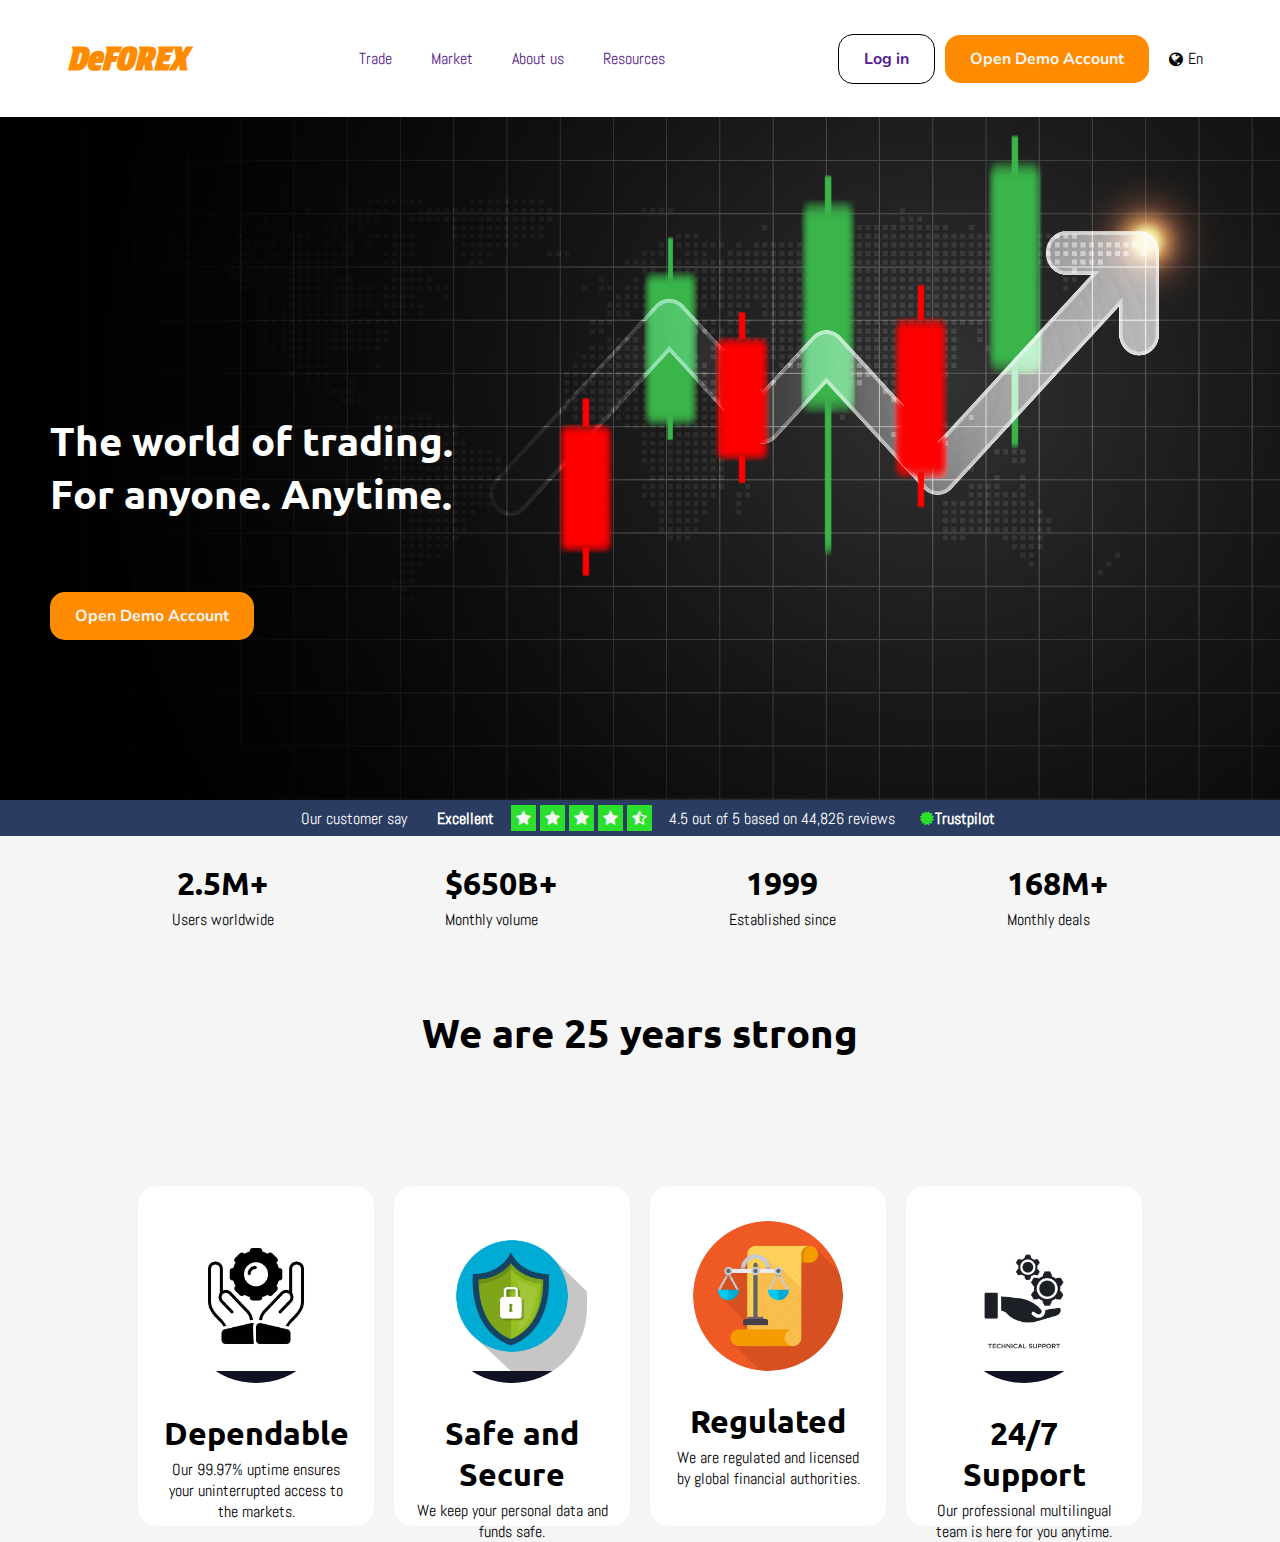
<file: Front End Development/Projects/Forex_Website_HTML_CSS/index.html>
<!DOCTYPE html>
<html lang="en">
  <head>
    <meta charset="UTF-8" />
    <meta name="viewport" content="width=device-width, initial-scale=1.0" />
    <title>DeForex</title>
    <link
      rel="stylesheet"
      href="https://cdnjs.cloudflare.com/ajax/libs/font-awesome/4.7.0/css/font-awesome.min.css"
    />
    <link rel="preconnect" href="https://fonts.googleapis.com" />
    <link rel="preconnect" href="https://fonts.gstatic.com" crossorigin />
    <link
      href="https://fonts.googleapis.com/css2?family=Protest+Strike&display=swap"
      rel="stylesheet"
    />
    <link rel="preconnect" href="https://fonts.googleapis.com" />
    <link rel="preconnect" href="https://fonts.gstatic.com" crossorigin />
    <link
      href="https://fonts.googleapis.com/css2?family=Abel&display=swap"
      rel="stylesheet"
    />
    <link rel="preconnect" href="https://fonts.googleapis.com" />
    <link rel="preconnect" href="https://fonts.gstatic.com" crossorigin />
    <link
      href="https://fonts.googleapis.com/css2?family=Nunito:ital,wght@0,200..1000;1,200..1000&display=swap"
      rel="stylesheet"
    />
    <link rel="preconnect" href="https://fonts.googleapis.com" />
    <link rel="preconnect" href="https://fonts.gstatic.com" crossorigin />
    <link
      href="https://fonts.googleapis.com/css2?family=Abel&family=Ubuntu:ital,wght@0,300;0,400;0,500;0,700;1,300;1,400;1,500;1,700&display=swap"
      rel="stylesheet"
    />
    <link rel="stylesheet" href="style.css" />
  </head>
  <body>
    <section class="header">
      <h1>DeFOREX</h1>
      <div class="navigation">
        <a href="">Trade</a>
        <a href="">Market</a>
        <a href="">About us</a>
        <a href="">Resources</a>
      </div>
      <div class="account">
        <a class="log-in" href="">Log in</a>
        <a class="sign-up" href="">Open Demo Account</a>
        <i class="fa fa-globe" aria-hidden="true"><p>En</p></i>
      </div>
    </section>
    <section class="front-banner">
      <img src="Images/banner1.jpg" />
      <h1>The world of trading.<br />For anyone. Anytime.</h1>
      <a class="sign-up" href="">Open Demo Account</a>
    </section>
    <section class="excellence">
      <p>Our customer say</p>
      <strong>Excellent</strong>
      <div class="stars">
        <i class="fa fa-star" aria-hidden="true"></i>
        <i class="fa fa-star" aria-hidden="true"></i>
        <i class="fa fa-star" aria-hidden="true"></i>
        <i class="fa fa-star" aria-hidden="true"></i>
        <i class="fa fa-star-half-o" aria-hidden="true"></i>
      </div>
      <p>4.5 out of 5 based on 44,826 reviews</p>
      <div class="trustpilot">
        <i class="fa fa-certificate" aria-hidden="true"></i>
        <p>Trustpilot</p>
      </div>
    </section>
    <section class="volume">
      <div class="volume-col">
        <h1>2.5M+</h1>
        <p>Users worldwide</p>
      </div>
      <div class="volume-col">
        <h1>$650B+</h1>
        <p>Monthly volume</p>
      </div>
      <div class="volume-col">
        <h1>1999</h1>
        <p>Established since</p>
      </div>
      <div class="volume-col">
        <h1>168M+</h1>
        <p>Monthly deals</p>
      </div>
    </section>
    <section class="years">
      <h1>We are 25 years strong</h1>
    </section>
    <section class="features">
      <div class="features-col">
        <img src="Images/Dependable.jpg" />
        <h1>Dependable</h1>
        <p>
          Our 99.97% uptime ensures your uninterrupted access to the markets.
        </p>
      </div>
      <div class="features-col">
        <img src="Images/SafeAndSecure.jpg" />
        <h1>Safe and Secure</h1>
        <p>We keep your personal data and funds safe.</p>
      </div>
      <div class="features-col">
        <img src="Images/Regulated.webp" />
        <h1>Regulated</h1>
        <p>We are regulated and licensed by global financial authorities.</p>
      </div>
      <div class="features-col">
        <img src="Images/Support.jpg" />
        <h1>24/7 Support</h1>
        <p>Our professional multilingual team is here for you anytime.</p>
      </div>
    </section>
  </body>
</html>
</file>
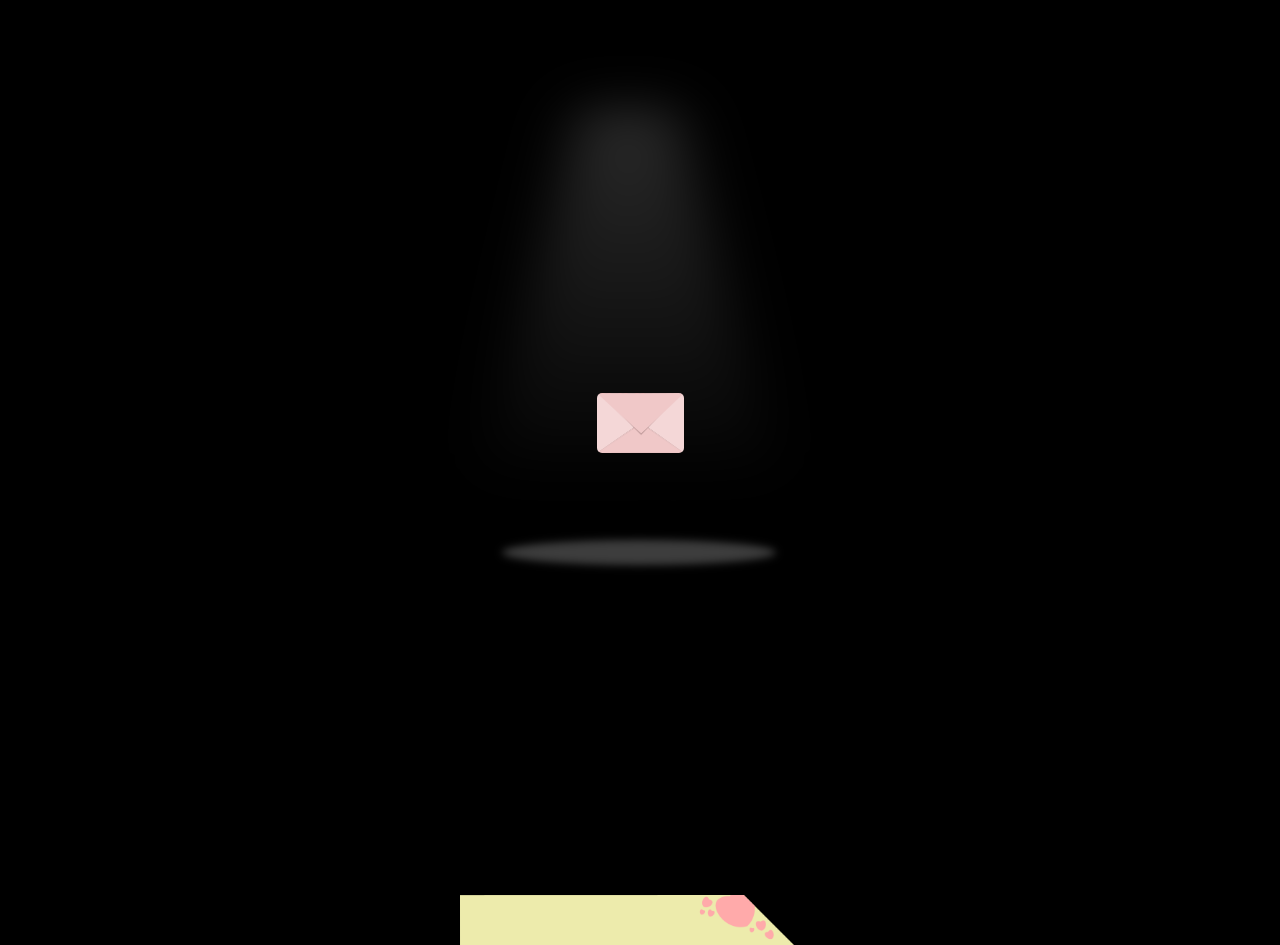
<file: Front End Development/Projects/Valentine_Website_HTML_CSS/index.html>
<!DOCTYPE html>
<html lang="en">
  <head>
    <meta charset="UTF-8" />
    <meta name="viewport" content="width=device-width, initial-scale=1.0" />
    <link rel="icon" href="Images/favicon_icon.png" />
    <link rel="stylesheet" href="style.css" />
    <link rel="preconnect" href="https://fonts.googleapis.com" />
    <link rel="preconnect" href="https://fonts.gstatic.com" crossorigin />
    <link
      href="https://fonts.googleapis.com/css2?family=Love+Light&display=swap"
      rel="stylesheet"
    />
    <script src="jscript.js"></script>
    <title>Valentine</title>
  </head>
  <body>
    <a class="active-btn" onclick="clicked()"></a>
    <section class="val">
      <img
        id="onClickBackground"
        class="circle-background"
        src="Images/blue_background.png"
      />
      <div class="light">
        <img src="Images/lightray.png" />
        <img class="shadow" src="Images/light_shadow.png" />
      </div>
      <div class="envelope">
        <img
          id="close-envelop-id"
          class="close-envelope"
          src="Images/closed_envelope.png"
        />
        <div id="floatingHearts-id" class="floatingHearts">
          <img class="heart1" src="Images/floating_heart.png" />
          <img class="heart2" src="Images/floating_heart.png" />
          <img class="heart3" src="Images/floating_heart.png" />
          <img class="heart4" src="Images/floating_heart.png" />
          <img class="heart5" src="Images/floating_heart.png" />
        </div>
        <img
          id="open-envelop-id"
          class="openEnvelope"
          src="Images/opened_envelope.png"
        />
      </div>
      <div class="note">
        <div id="note-id" class="note-holder">
          <img src="Images/note_big.png" />
          <p>
            <strong>Dear Abisola,</strong> <br />Happy valentine. You are the
            most beautiful and charming person I have ever met. Your smile
            brightens up my day, and your voice is music to my ears. I can't
            stop thinking about you, and I want to spend every moment with you.
            You are the best thing that ever happened to me, and I'm so lucky to
            have you in my life.
          </p>
        </div>
      </div>
    </section>
  </body>
</html>
</file>
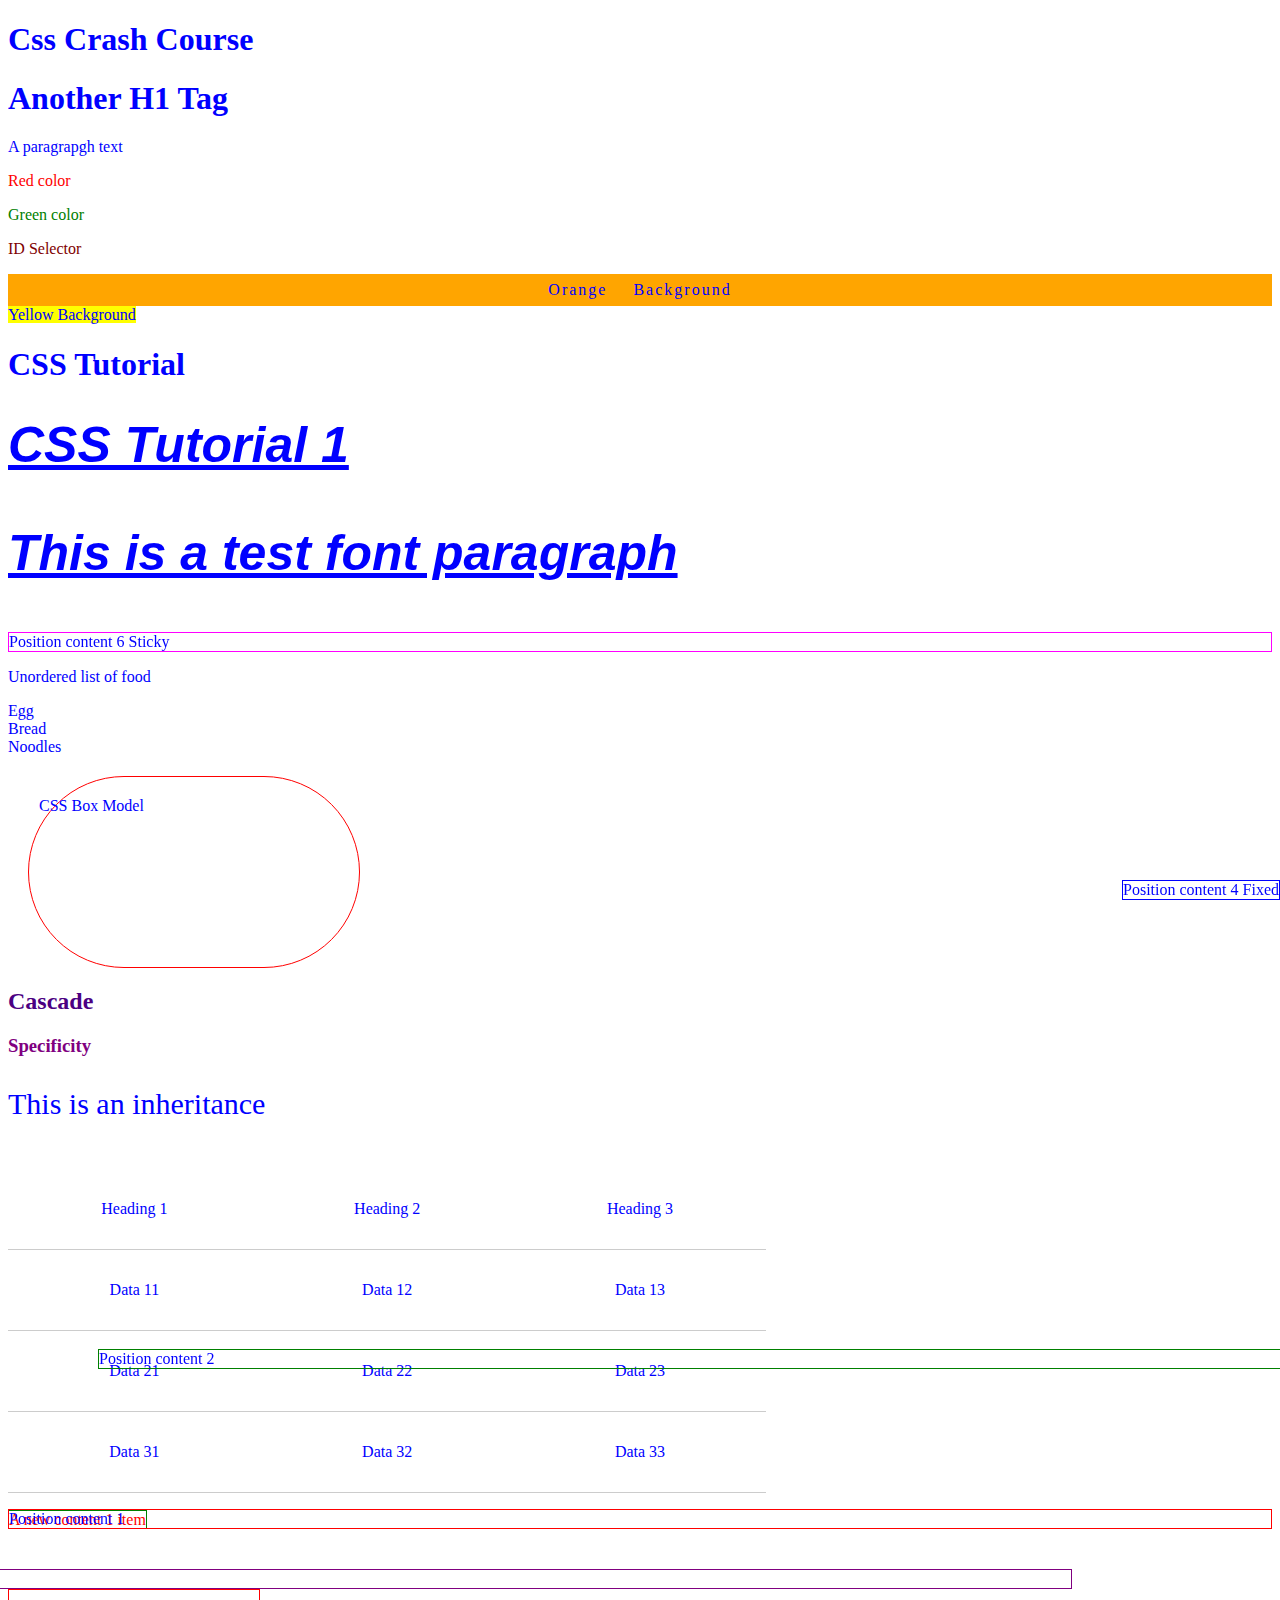
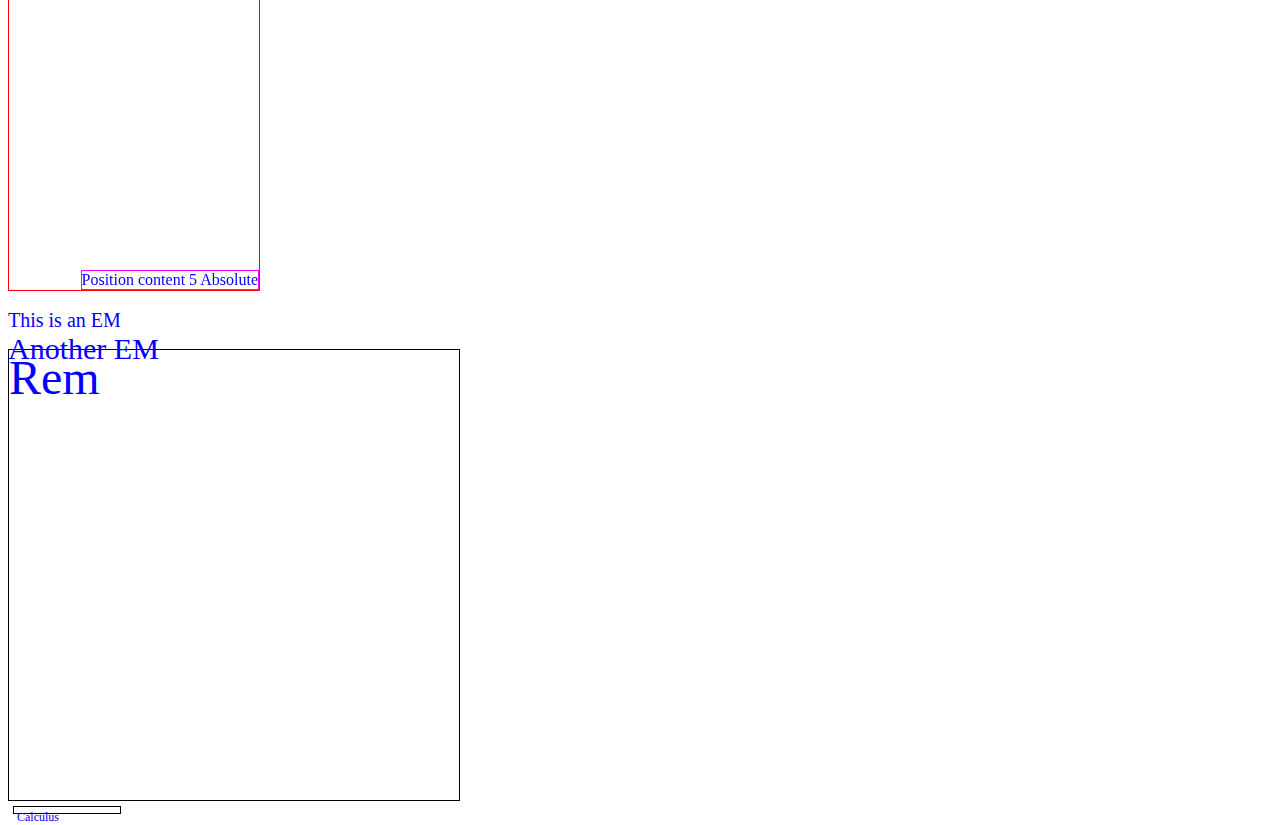
<file: Front End Development/tutorial/CodEvolution/Css/index.html>
<!DOCTYPE html>
<html lang="en">
  <head>
    <meta charset="UTF-8" />
    <meta name="viewport" content="width=device-width, initial-scale=1.0" />
    <title>Document</title>
    <link rel="stylesheet" href="style.css" />
  </head>
  <body>
    <h1>Css Crash Course</h1>
    <h1>Another H1 Tag</h1>
    <p>A paragrapgh text</p>
    <p class="error">Red color</p>
    <p class="success">Green color</p>
    <p id="selector">ID Selector</p>
    <div class="orange">Orange Background</div>
    <span class="yellow">Yellow Background</span>
    <h1>CSS Tutorial</h1>
    <h1 class="font-style">CSS Tutorial 1</h1>
    <p class="font-style">This is a test font paragraph</p>
    <div class="position6">Position content 6 Sticky</div>
    <p>Unordered list of food</p>
    <ul>
      <li>Egg</li>
      <li>Bread</li>
      <li>Noodles</li>
    </ul>
  </body>

  <div class="box-model">CSS Box Model</div>

  <h2>Cascade</h2>

  <h3 class="h3" id="h3" style="color: aqua">Specificity</h3>

  <div class="interitance">
    <p>This is an inheritance</p>
  </div>
  <br />
  <table>
    <thead>
      <tr>
        <td>Heading 1</td>
        <td>Heading 2</td>
        <td>Heading 3</td>
      </tr>
    </thead>
    <tbody>
      <tr>
        <td>Data 11</td>
        <td>Data 12</td>
        <td>Data 13</td>
      </tr>
      <tr>
        <td>Data 21</td>
        <td>Data 22</td>
        <td>Data 23</td>
      </tr>
      <tr>
        <td>Data 31</td>
        <td>Data 32</td>
        <td>Data 33</td>
      </tr>
    </tbody>
  </table>
  <br />
  <div class="content1">A new content 1 item</div>
  <span class="content2">A new content 2 item</span>
  <div class="position1">Position content 1</div>
  <div class="position2">Position content 2</div>
  <div class="position3">Position content 3</div>
  <div class="position4">Position content 4 Fixed</div>
  <div class="container">
    <div class="position5">Position content 5 Absolute</div>
  </div>
  <br />
  <div class="em-container">
    This is an EM
    <div class="em">Another EM</div>
  </div>
  <div class="rem">Rem</div>
  <div class="calculus">Calculus</div>
</html>
</file>
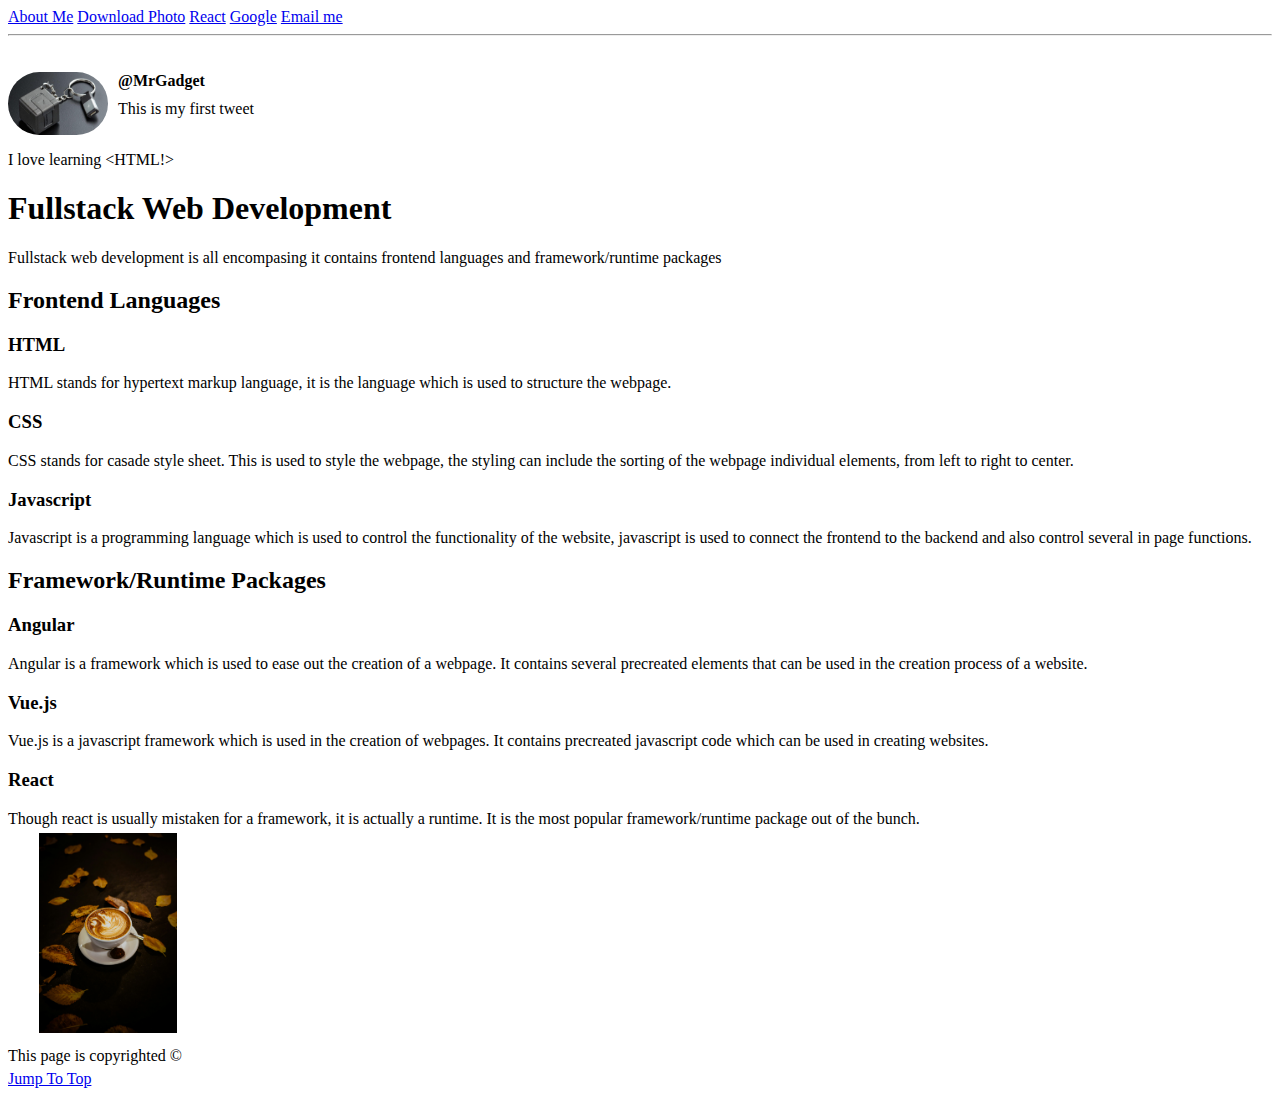
<file: Front End Development/tutorial/Mosh/HTML/index.html>
<!DOCTYPE html>
<html lang="en">
  <head>
    <meta charset="UTF-8" />
    <meta name="viewport" content="width = device-width, initial-scale = 1.0" />
    <meta name="description" content="This is the first webpage on google." />
    <title>My first Web Page</title>
    <link rel="stylesheet" href="app.css" />
  </head>
  <body>
    <a href="About me/aboutMe.html">About Me</a>
    <a href="Images/Gadget.jfif" download>Download Photo</a>
    <a href="#section-react">React</a>
    <a href="https://www.google.com" target="_blank">Google</a>
    <a href="mailto:sokunbifarid1@gmail.com">Email me</a>
    <hr />
    <br />
    <div>
      <img
        src="Images/Gadget.jfif"
        alt="The user picture"
        class="userpicture"
      />
      <p class="username">@MrGadget</p>
      <p>This is my first tweet</p>
    </div>
    <br />
    <p>I love learning &lt;HTML!&gt;</p>
    <h1>Fullstack Web Development</h1>
    <p>
      Fullstack web development is all encompasing it contains frontend
      languages and framework/runtime packages
    </p>
    <h2>Frontend Languages</h2>
    <h3>HTML</h3>
    <p>
      HTML stands for hypertext markup language, it is the language which is
      used to structure the webpage.
    </p>
    <h3>CSS</h3>
    <p>
      CSS stands for casade style sheet. This is used to style the webpage, the
      styling can include the sorting of the webpage individual elements, from
      left to right to center.
    </p>
    <h3>Javascript</h3>
    <p>
      Javascript is a programming language which is used to control the
      functionality of the website, javascript is used to connect the frontend
      to the backend and also control several in page functions.
    </p>
    <h2>Framework/Runtime Packages</h2>
    <h3>Angular</h3>
    <p>
      Angular is a framework which is used to ease out the creation of a
      webpage. It contains several precreated elements that can be used in the
      creation process of a website.
    </p>
    <h3>Vue.js</h3>
    <p>
      Vue.js is a javascript framework which is used in the creation of
      webpages. It contains precreated javascript code which can be used in
      creating websites.
    </p>
    <h3 id="section-react">React</h3>
    <p>
      Though react is usually mistaken for a framework, it is actually a
      runtime. It is the most popular framework/runtime package out of the
      bunch.
    </p>
    <img src="Images/Coffee.jpg" alt="A cup of coffee surrounded by leaves" />
    <p>This page is copyrighted &copy;</p>
    <a href="#">Jump To Top</a>
  </body>
</html>
</file>
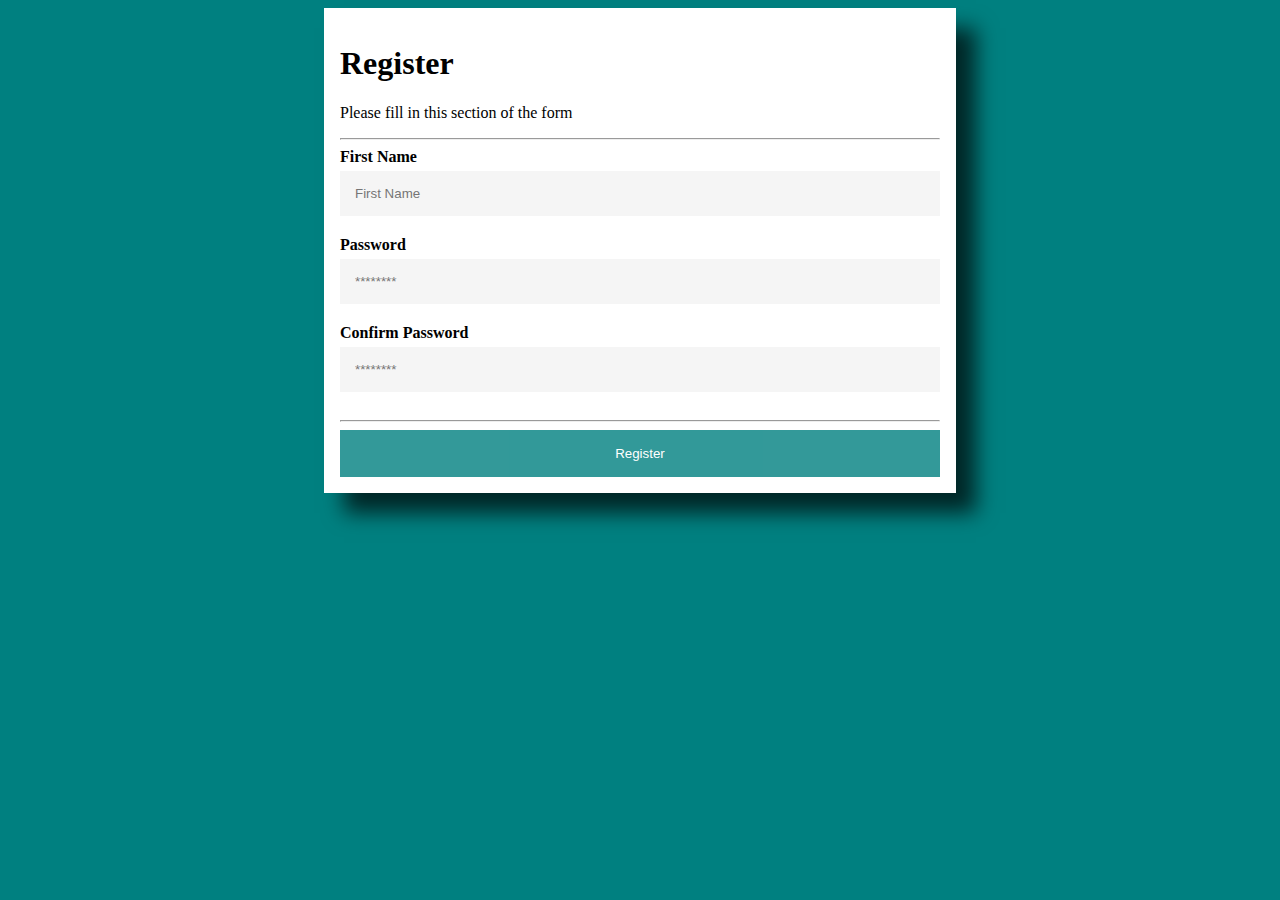
<file: Front End Development/tutorial/SimpliLearn/Registration form/index.html>
<!DOCTYPE html>
<html>
  <head>
    <title>Registration Form</title>
    <link rel="stylesheet" href="app.css" />
  </head>

  <body>
    <form action="">
      <div class="container">
        <h1>Register</h1>
        <p>Please fill in this section of the form</p>
        <hr />
        <label for="fn"><b>First Name</b></label>
        <input
          type="text"
          placeholder="First Name"
          name="fn"
          id="fn"
          required
        />

        <label for="psw"><b>Password</b></label>
        <input
          type="password"
          placeholder="********"
          name="psw"
          id="psw"
          required
        />

        <label for="cpsw"><b>Confirm Password</b></label>
        <input
          type="password"
          placeholder="********"
          name="cpsw"
          id="cpsw"
          required
        />

        <hr />
        <button class="registerbtn" type="submit">Register</button>
      </div>
    </form>
  </body>
</html>
</file>
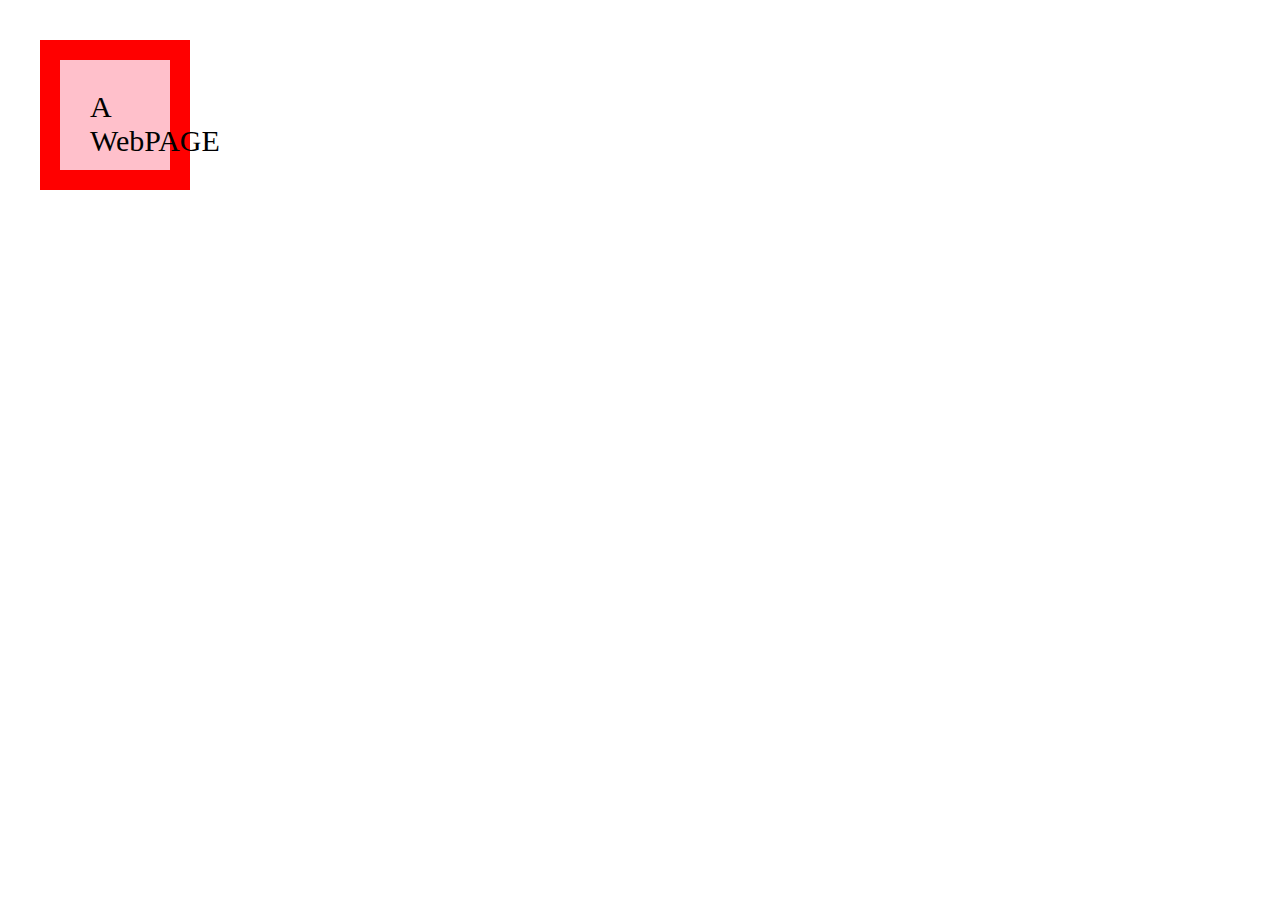
<file: Front End Development/tutorial/Css/cssTutorial.html>
<!DOCTYPE Html>
<html>
	<head>
		<title>The Page</title>
		<style type = "text/css">
			body{
				margin: 0px;
				padding: 0px;
				font-size: 30px;
			}
			.box{
				background-color: pink;
				padding: 30px;
				border: 20px solid red;
				margin: 40px;
				width: 50px;
				height: 50px;
			}
		</style>

	</head>
	<body>
		<div class = "box">A WebPAGE</div>
	</body>
</html>
</file>
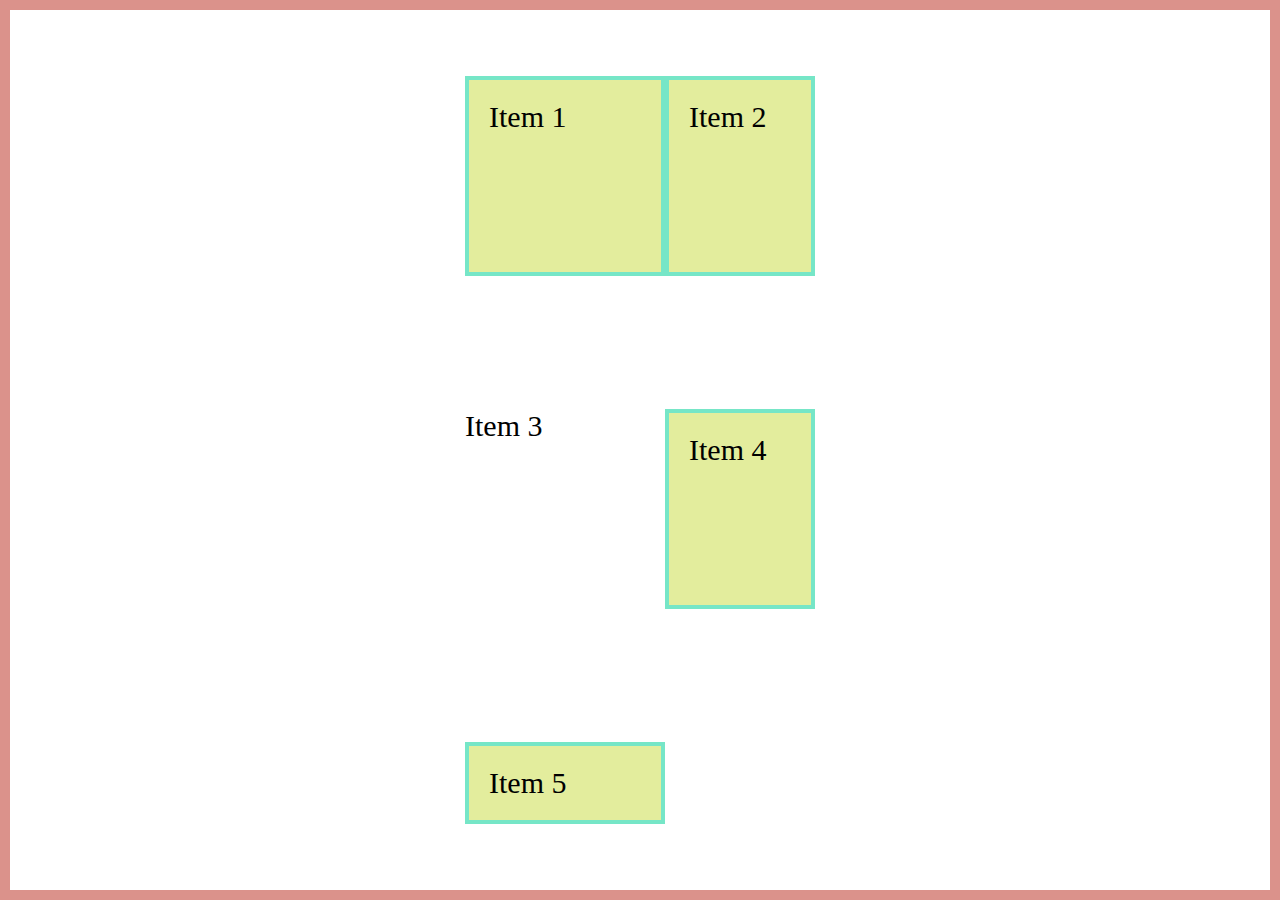
<file: Front End Development/tutorial/Css/cssTutorial1.html>
<!DOCTYPE html>
<html>
	<head>
		<title>Css Styling Tutorial</title>
		<link rel="stylesheet" type = "text/css" href = "app.css">
	</head>

	<body>
		<div class = "grid-container">
			<div class = "grid-item grid-item-1">Item 1</div>
			<div class = "grid-item grid-item-2">Item 2</div>
			<div class = "gird-item grid-item-3">Item 3</div>
			<div class = "grid-item grid-item-4">Item 4</div>
			<div class = "grid-item grid-item-5">Item 5</div>
		</div>

	</body>


</html>
</file>
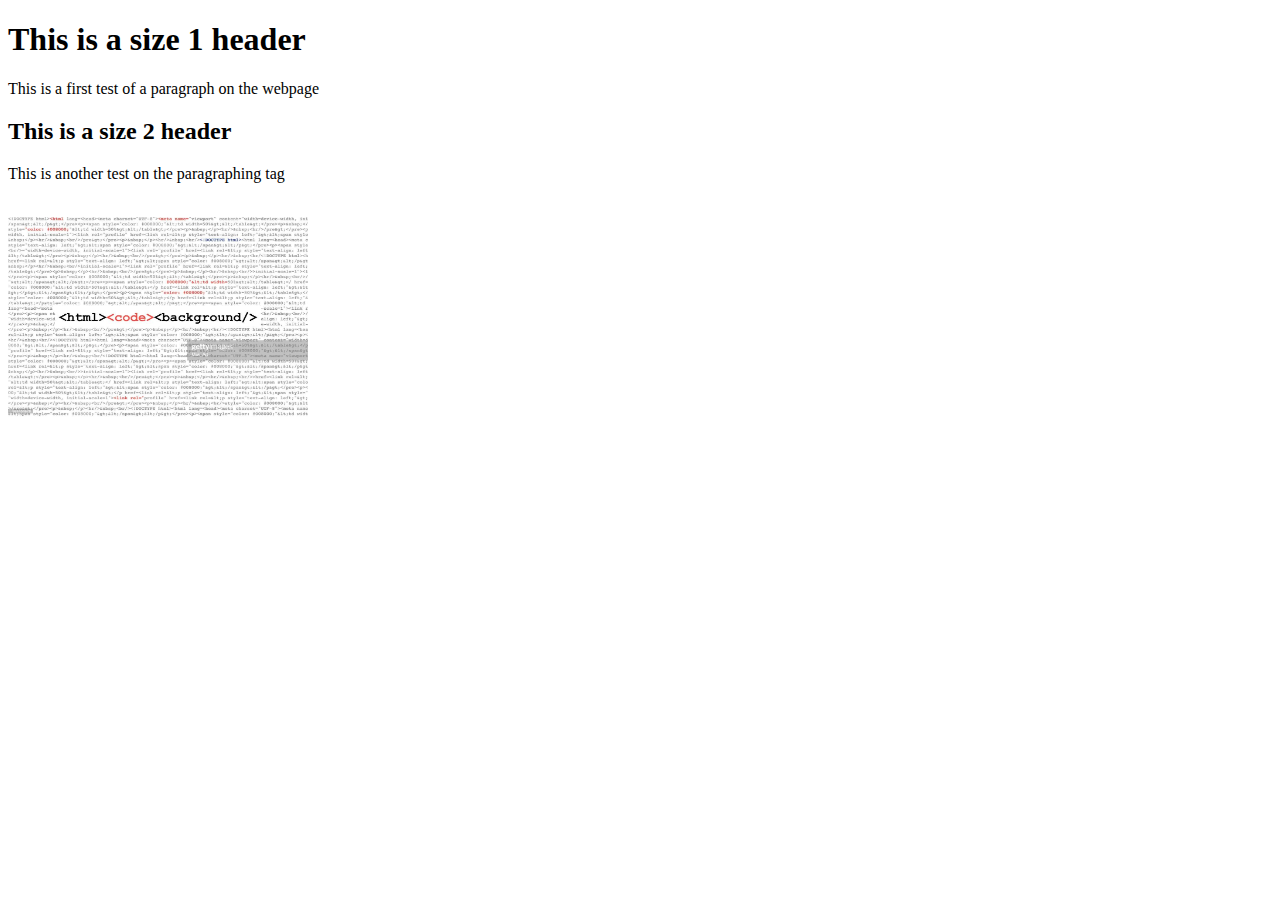
<file: Front End Development/tutorial/Html/htmlIn10.html>
<!DOCTYPE html>
<html lang=en>
	<head>
		<title>	HTML in 10 minutes </title>
	</head>

	<body>
		<h1> This is a size 1 header </h1>
		<p>  This is a first test of a paragraph on the webpage </p>
		<h2> This is a size 2 header </h2>
		<p> This is another test on the paragraphing tag </p><br>
		<img src = "Images/Home/Html.jfif" width = "300" height = "200">
	</body>

</html>
</file>
<file: Front End Development/Projects/Forex_Website_HTML_CSS/style.css>
*{
    margin: 0px;
    padding: 0px;
    text-decoration: none;
    font-family: "Abel", sans-serif;
}

body{
    background-color: whitesmoke;
}

h1{
    /* font-family: "Protest Strike", sans-serif; */
    font-family: "Ubuntu", sans-serif;
    font-weight: 700;
    font-style: normal;
}

.header{
    background-color: white;
    position: fixed;
    display: flex;
    width: 100%;
    height: 13%;
    align-items: center;
    justify-content:space-around;
    z-index: 1;
}

.header h1{
    /* padding: 10px;
    margin: 15px; */
    font-style: italic;
    font-family: "Protest Strike", sans-serif;
    color:darkorange;
}

.navigation{
    /* padding: 10px;
    margin: 15px; */
    width: 30%;
    display: flex;
    justify-content: space-evenly;
    align-items: center;
}

.account{
    display: flex;
    justify-content: space-evenly;
    align-items: center;
}

.log-in{
    padding: 13px 25px;
    border: solid 1px black;
    border-radius: 15px;
    font-family: "Nunito", sans-serif;
    font-weight: bold;
}

.sign-up{
    padding: 13px 25px;
    border-radius: 15px;
    margin: 0px 10px;
    background: darkorange;
    color: whitesmoke;
    font-family: "Nunito", sans-serif;
    font-weight: bold;
}

.fa{
    display: flex;
    margin: 10px;
}

.fa p{
    margin-left: 5px;
}

.front-banner{
    position: relative;
    width: 100%;
    /* overflow: hidden; */
}

.front-banner img{
    width: 100%;
    display: block;
}

.front-banner h1{
    position: absolute;
    color: white;
    bottom: 35%;
    font-size: 40px;
    margin-left: 50px;
}

.front-banner .sign-up{
    position: absolute;
    left: 0;
    margin-left: 50px;
    bottom: 20%;
}

.excellence{
    width: 100%;
    background-color: rgb(42, 61, 97);
    display: flex;
    align-items: center;
    justify-content: center;
}

.excellence p{
    margin: 0px 15px;
    color: white;
}

.excellence strong{
    margin: 0px 15px;
    color: white;
}

.stars{
    display: flex;
    align-items: center;
    justify-content: center;
}

.stars .fa{
    background-color: rgb(44, 223, 44);
    border: solid 5px rgb(44, 223, 44);
    margin: 0px 2px;
    color: whitesmoke;
}

.trustpilot{
    display: flex;
    align-items: center;
    justify-content: center;
}

.trustpilot .fa{
    width: 5px;
    color: rgb(44, 223, 44);
}

.trustpilot p{
    margin: 0;
    color: white;
    font-weight: 700;
}

.volume{
    width: 100%;
    height: 120px;
    background-color: whitesmoke;
    display: flex;
    align-items: center;
    justify-content:space-evenly;
}

.volume-col h1{
    margin-bottom: 5px;
    text-align: center;
}

.years{
    margin: 50px 0;
    width: 100%;
    height: 200px;
}

.years h1{
    text-align: center;
    font-size: 40px;
}

.features{
    width: 80%;
    height: 200px;
    margin: auto;
    display: flex;
    justify-content: space-evenly;
    align-items: center;
}

.features-col{
    margin: 0px 10px;
    border-radius: 20px;
    width: 250px;
    height: 170%;
    background-color: white;
    text-align: center;
}

.features-col img{
    width: 150px;
    border-radius: 150px;
    margin-bottom: 25px;
    position: relative;
    top: 35px;
}

.features-col p, .features-col h1{
    position: relative;
    top: 30px;
    margin: 5px 20px;
}
</file>
<file: Front End Development/Projects/Valentine_Website_HTML_CSS/style.css>
*{
    margin: 0px;
    padding: 0px;
}

html{
    overflow: hidden;
}

body{
    background-color: rgb(0, 0, 0);
    width: 100%;
    height: 100vh;
    display: flex;
    justify-content: center;
    align-items: center;
    overflow: hidden;
}

.active-btn{
    background: transparent;
    position: absolute;
    display: block;
    width: 100%;
    height: 100vh;
    z-index: 2;
}

/* .active-btn:active{
    background-color: red;
}

.active-btn:focus{
    background-color: red;
} */

.val{
    width: 50vh;
    height: 50vh;
    display: flex;
    align-items: center;
    justify-content: center;
    flex: 1;
    position: absolute;
    top: 10%;
    /* left: 35%; */
}

.circle-background{
    position: absolute;
    padding: 0px;
    margin: 0px;
    top: -93%;
    scale: 0;  
    transition: 4s; 
}

.shadow{
    position: relative;
    left: 17%;
}

.envelope{
    position: absolute;
    top: 65%;
    /* left: 29%; */
}

.close-envelope, .openEnvelope{
    max-width: 50%;
    border-radius: 5px;
    height: auto;
    position: relative;
    z-index: 1;
}

.close-envelope{
    display: block; /*none*/
    bottom: -10px;
    left: 25%;
    animation: levitateCloseEnvelope 2.5s linear infinite;
}

.openEnvelope{
    display: none; /*block*/
    bottom: 50px;
    left: 25%;
    /* top: -107px;
    left: 43px; */
}

.floatingHearts{
    width: 90px;
    display: flex;
    justify-content: space-evenly;
    position: relative;
    left: 42px;
    bottom: 50px;
}

.floatingHearts img{
    display: block; /*none*/
    max-width: 13%;
    height: auto;
}

.note{
    width: 100vh;
    height: 100%;
    position: absolute;
    justify-content: center;
    align-items: center;
    top: 90%;
    overflow: hidden;
    z-index: 2;
}

.note-holder{
    display: flex;
    justify-content: center;
    align-items: center;
    position: relative;
    top: 400px;
    overflow: hidden;
    transition: 2.5s;
}
.note img{
    max-width: 40%;
    left: 100px;
}

.note p{
    width: 29%;
    position: absolute;
    right: 37%;
    margin-left: 5px;
    font-weight: 500;
    font-size: 17px;
    text-wrap: wrap;
    text-align: justify;
    bottom: 30%;
    font-family: "Love Light", cursive;
    font-style: normal;
}

.heart1{
    position: relative;
    bottom: 0px;
    opacity: 1;
    animation: moveNFadeFloatingHearts 6.5s linear infinite;
}

.heart2{
    position: relative;
    bottom: 0px;/*100px*/
    animation: moveNFadeFloatingHearts 5.5s linear infinite;
}

.heart3{
    position: relative;
    bottom: 0px;/*100px*/
    animation: moveNFadeFloatingHearts 7s linear infinite;
}

.heart4{
    position: relative;
    bottom: -5px;/*100px*/
    animation: moveNFadeFloatingHearts 5s linear infinite;
}

.heart5{
    position: relative;
    bottom: 0px;/*100px*/
    animation: moveNFadeFloatingHearts 6s linear infinite;
}


@keyframes levitateCloseEnvelope{
    0%
    {
        transform: translateY(0px);
    }
    50%
    {
        transform: translateY(10px)
    }
    100%
    {
        transform: translateY(0px);
    }
}

@keyframes moveNFadeFloatingHearts{
    0%
    {
       transform: translateY(0px);
       opacity: 1;
    }
    100%
    {
        transform: translateY(-150px);
        opacity: 0;
    }
}

@media(max-width:700px)
{
    html,body{
        max-width: 100%;
        overflow: hidden;
    }
    body{
        position: relative;
    }
    .note p{
        bottom: 50%;
        font-size: 15px;
    }
}
</file>
<file: Front End Development/tutorial/CodEvolution/Css/style.css>
* {
    color: blue;
  }

.error {
    color: red;
}

.success {
    color: green;
}

#selector {
    color: maroon;
}

.yellow{
    background-color: yellow;
}

.orange{
    background-color: orange;
    text-align: center;
    line-height: 2;
    letter-spacing: 2px;
    word-spacing: 20px;
}

.font-style{
    font-family: Verdana, Geneva, Tahoma, sans-serif;
    font-style: italic;
    font-weight: bold;
    font-size: 50px;
    text-decoration: underline;
}

ul {
    list-style-type:none;
    margin: 0px;
    padding: 0px;
}

.box-model {
    border-radius: 300px;
    border: 1px solid red;
    width: 300px;
    height: 150px;
    margin: 20px;
    padding: 20px;
    padding-left: 10px;
    margin-right: 5px;
}

h2 {
    color: blue;
}

h2 {
    color: indigo;
}

h3 {
    color: purple !important;
}

.h3 {
    color: orange;
}

#h3 {
    color: violet;
}

.interitance {
    color: orange;
    font-family: 'Segoe UI';
    font-size: 30px;
}

th, td {
    border-bottom: 1px solid #ccc;
    padding: 15px;
}

table {
    border-collapse: collapse;
    width: 60%;
}

td {
    text-align: center;
    height: 50px;
    vertical-align: center;
}

.content1
{
    color: red;
    border: 1px solid green;
    display: inline;
}

.content2
{
    color: orange;
    border: 1px solid blue;
    display: none;
}

.position1
{
    border: 1px solid red;
    position: relative;
    bottom: 20px;
}

.position2
{
    border: 1px solid green;
    position: relative;
    bottom: 200px;
    left: 90px;
}

.position3
{
    border: 1px solid purple;
    position: relative;
    right: 200px;
}

.position4
{
    border: 1px solid blue;
    position: fixed;
    right: 0px;
    bottom: 0px
}

.container
{
    position: relative;
    width: 250px;
    height: 300px;
    border: 1px solid red;
}

.position5
{
    border: 1px solid magenta;
    position: absolute;
    right: 0px;
    bottom: 0px
}

.position6
{
    border: 1px solid magenta;
    position: sticky;
    top: 10px;
    left: 10px;
}

.em-container{
    font-size: 20px;
    height: 2em;
}

.em {
    font-size: 1.5em;
}

.rem {
    font-size: 3rem;
    height: 50vh;
    width: 50vh;
    border: 1px solid black;
}

.calculus {
    font-size: 12px;
    height: calc(50vh - 100vh);
    width: max(50px, 100px);
    padding: max(2px,3px);
    margin: min(5px, 30px);
    border: 1px solid black;
}
</file>
<file: Front End Development/tutorial/Mosh/HTML/app.css>
.userpicture {
    width: 100px;
    height: 20%;
    border-radius: 50px;
    float: left;
    margin-right: 10px;
  }
  img {
    width: 200px;
    height: 200px;
    object-fit: scale-down;
  }
  p {
    margin-top: 10px;
    margin-bottom: 5px;
  }
  .username {
    font-weight: bold;
  }
  em {
    font-style: normal;
    font-weight: bold;
    color: green;
  }
</file>
<file: Front End Development/tutorial/SimpliLearn/Registration form/app.css>
body 
{
	background-color: teal;
}

*{
	box-sizing: border-box;
}

.container
{
	margin: auto;
	width: 50%;
	padding: 16px;
	background-color: white;
	box-shadow: 20px 20px 20px 0px rgba(0,0,0,0.7);

}
input[type="text"],input[type="password"]
{
	width: 100%;
	padding: 15px;
	margin: 5px 0px 20px 0px;
	display: inline-block;
	border: none;
	background: whitesmoke;
}
input[type="text"]:focus, input[type="password"]:focus
{
	background-color: #ddd;
	outline: none;
}

.registerbtn
{
	background-color: teal;
	color: white;
	padding: 16px;
	border: none;
	cursor: pointer;
	width: 100%;
	margin: auto;
	opacity: 0.8;
}

.registerbtn:hover
{
	opacity: 1;
}
</file>
<file: Front End Development/tutorial/Css/app.css>
*{
	margin: 0;
	padding: 0;
	box-sizing: border-box;
	font-size: 30px;
}

.grid-container
{
	display: grid;
	grid-template-columns: 200px 150px;
	grid-template-rows: 200px 200px;
	height: 100vh;
	border: 10px solid #DB928B;
	justify-content: center;
	align-content: space-around;
}

.grid-item
{
	background-color: #E3ED9D;
	border: 4px solid #76E6C7;
	padding: 20px;
}
</file>
